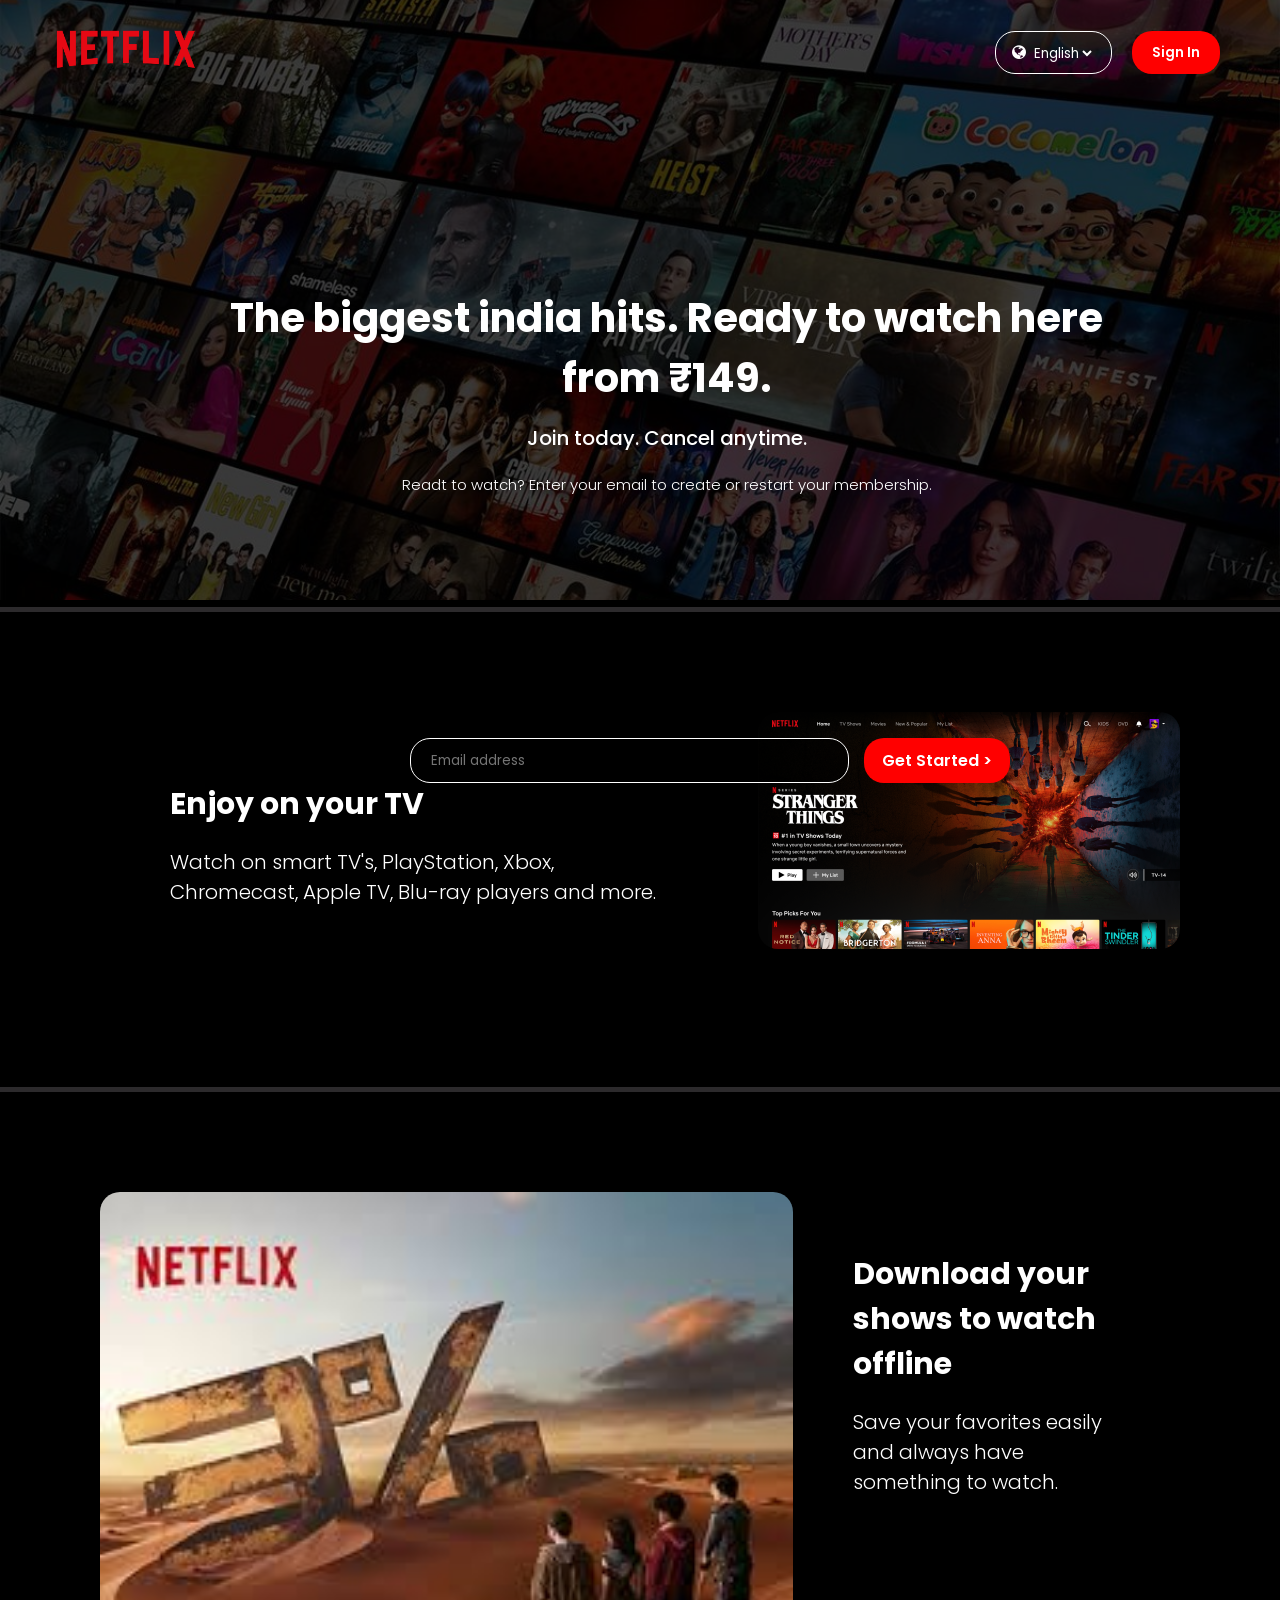
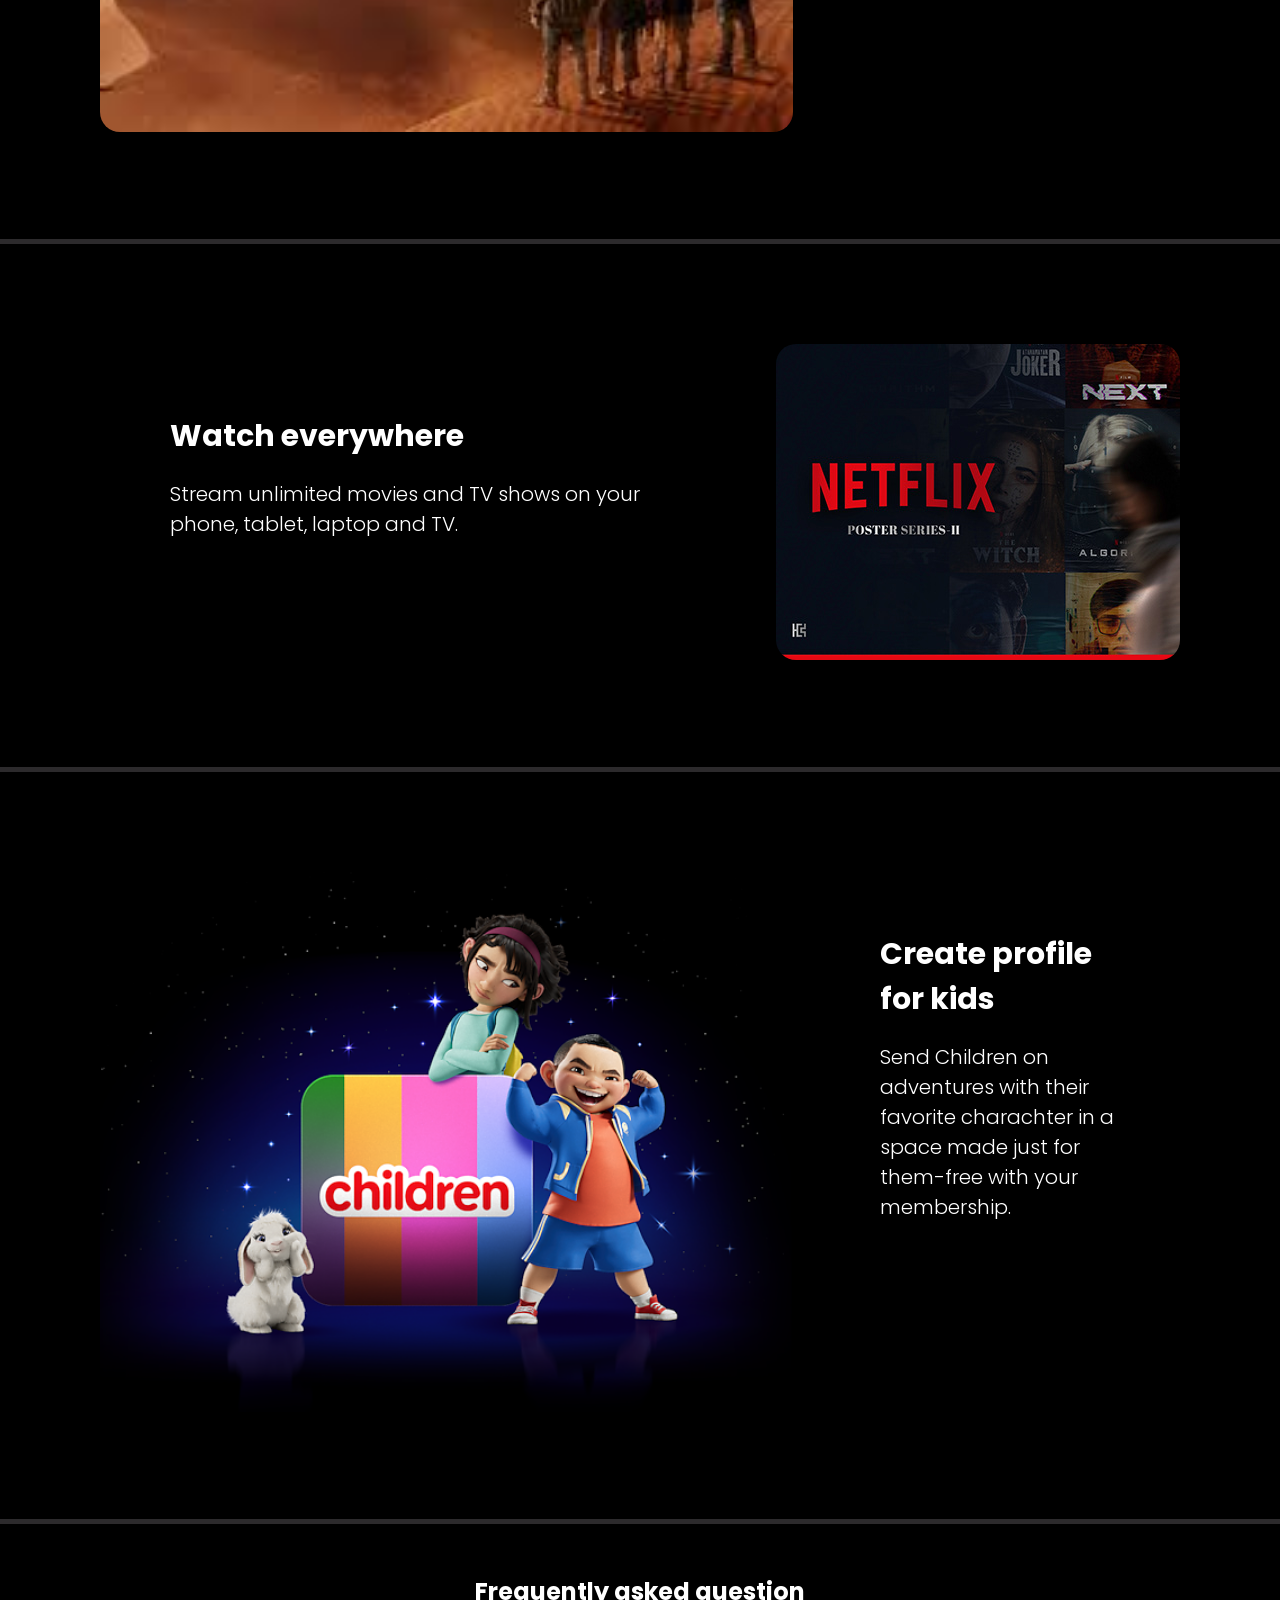
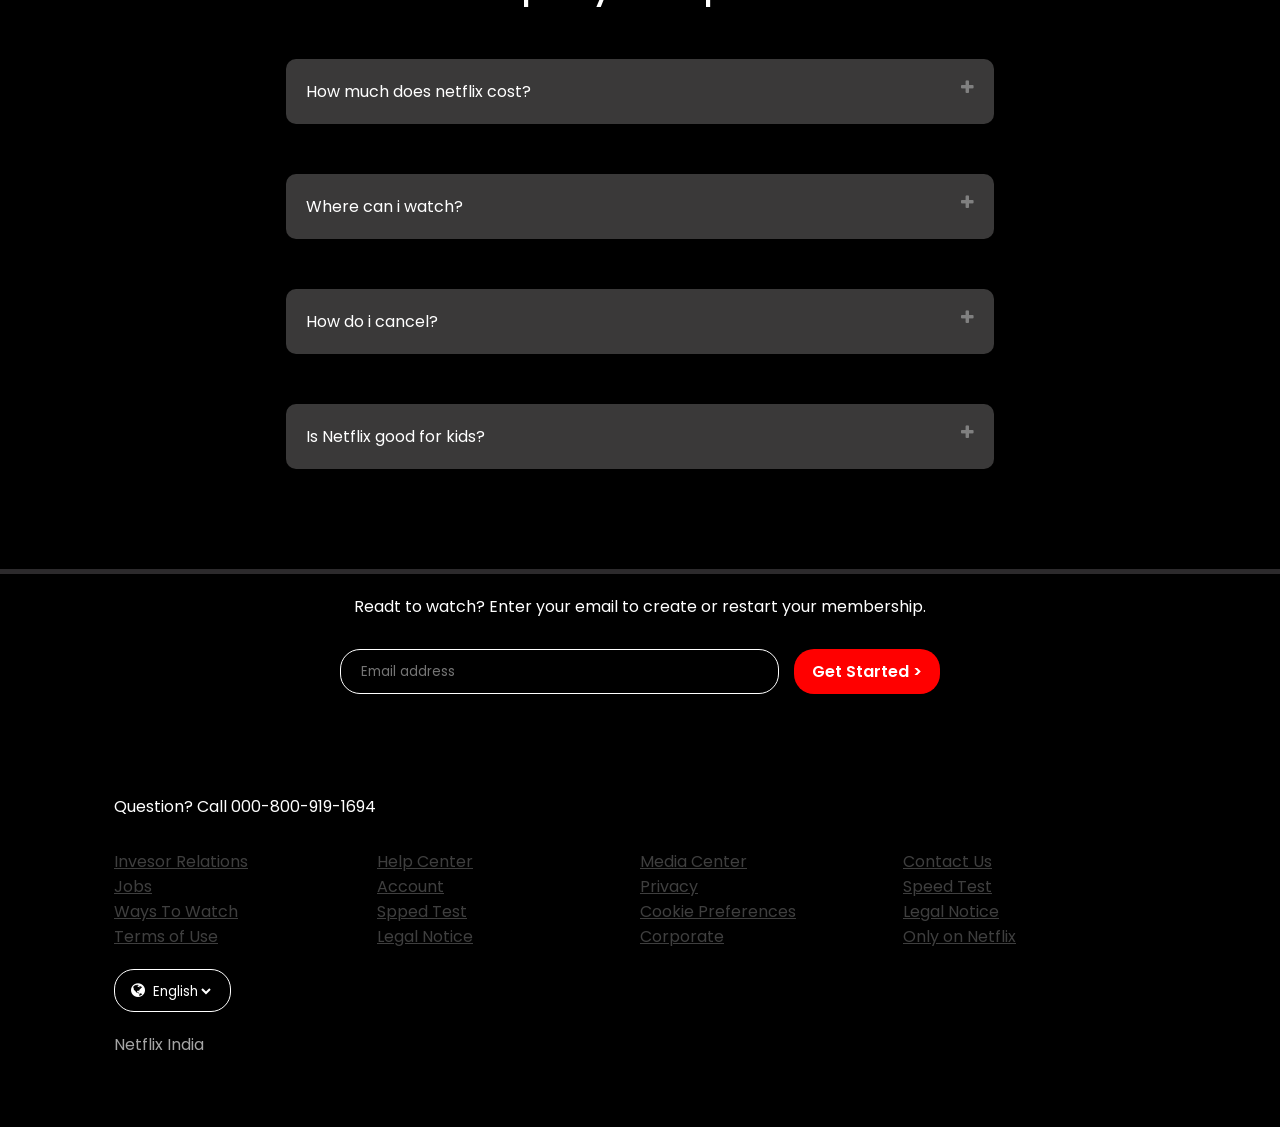
<file: index.html>
<!DOCTYPE html>
<html lang="en">

<head>
    <meta charset="UTF-8">
    <meta name="viewport" content="width=device-width, initial-scale=1.0">
    <title>Netflix india - Watch TV Shows Online, Watch Movie Online</title>
    <link rel="stylesheet" href="style.css">
    <link rel="stylesheet" href="font-awesome-4.7.0/css/font-awesome.min.css">
</head>

<body>
    <!-- NAVBAR STARTS -->
    <nav class="navbar">
        <div class="netflix_logo">
            <img src="img/logo.png">
        </div>
        <div class="navbar_rcontent">
            <div class="navbar_content">
                <div class="drop_down">
                    <i class="fa fa-globe"></i>
                    <select name="language" id="language_select" class="dropdown_value">
                        <option value="english" selected>English</option>
                        <option value="tamil">Tamil</option>
                    </select>
                </div>
                <button onclick="navigate()" class="signin_button">Sign In</button>
            </div>
        </div>
    </nav>
    <!-- NAVBAR END -->

    <!-- NAVIGATE BAR STARTS -->
    <!-- <div class="navigate_tool">
        <nav class="navigate">
            <div class="navigate_content">
                <a href="#popular">Popular Now</a>
                <a href="#trend">Trend</a>
                <a href="#about">About</a>
                <a href="#follow">Follow</a>
            </div>
        </nav>
    </div> -->

    <!-- NAVIGATE BAR ENDS -->

    <!-- MAIN SECTION STARTS -->
    <section class="main">
        <div class="main_bg_container">
            <img src="img/bg_3.jpg" class="main_bg">
        </div>
        <div class="main_overlay"></div>
        <div class="main_content">
            <h1>The biggest india hits. Ready to watch here <br> from ₹149.</h1>
            <small>Join today. Cancel anytime.</small>
            <p>Readt to watch? Enter your email to create or restart your membership.</p>
        </div>
        <div class="main_email">
            <input type="text" placeholder="Email address">
            <button>Get Started ></button>
        </div>
    </section>
    <div class="separate"></div>
    <!-- MAIN SECTION END -->

    <!-- FIRST SECTION STARTS -->

    <section class="content_1">
        <div class="fitst_cotent">
            <h1>Enjoy on your TV</h1>
            <p>Watch on smart TV's, PlayStation, Xbox, Chromecast, Apple TV, Blu-ray players and more.</p>
        </div>
        <div class="first_content_img">
            <img src="img/img1.png" alt="">
        </div>
    </section>
    <div class="separate"></div>

    <!-- FIRST SECTION END -->

    <!-- SECOND SECTION STARTS -->

    <section class="content_2">
        <div class="sencond_content_img">
            <img src="img/img5.jpg" alt="" class="img2">
        </div>
        <div class="second_cotent">
            <h1>Download your shows to watch offline</h1>
            <p>Save your favorites easily and always have something to watch.</p>
        </div>
    </section>
    <div class="separate"></div>

    <!-- SECOND SECTION END -->

    <!-- THIRD SECTION STARTS -->

    <section class="content_1">
        <div class="fitst_cotent">
            <h1>Watch everywhere</h1>
            <p>Stream unlimited movies and TV shows on your phone, tablet, laptop and TV.</p>
        </div>
        <div class="first_content_img">
            <img src="img/img3.jpg" alt="">
        </div>
    </section>
    <div class="separate"></div>

    <!-- THIRD SECTION END -->

    <!-- FOUR SECTION STARTS -->

    <section class="content_2">
        <div class="sencond_content_img">
            <img src="img/img4.png" alt="" class="img4">
        </div>
        <div class="second_cotent">
            <h1>Create profile for kids</h1>
            <p>Send Children on adventures with their favorite charachter in a space made just for them-free with your membership.</p>
        </div>
    </section>
    <div class="separate"></div>

    <!-- FOUR SECTION END -->

    <!-- FAQ STARTS -->

    <section class="faq">
        <h2>Frequently asked question</h2>
        <div class="faqbox">
            <span>How much does netflix cost?</span>
            <i class="fa fa-plus"></i>
        </div>
        <div class="faqbox">
            <span>Where can i watch?</span>
            <i class="fa fa-plus"></i>
        </div>
        <div class="faqbox">
            <span>How do i cancel?</span>
            <i class="fa fa-plus"></i>
        </div>
        <div class="faqbox">
            <span>Is Netflix good for kids?</span>
            <i class="fa fa-plus"></i>
        </div>
    </section>
    <div class="separate"></div>
    <p style="text-align: center;margin-top:20px;">Readt to watch? Enter your email to create or restart your membership.</p>
    <div class="main_email_2">
        <input type="text" placeholder="Email address">
        <button>Get Started ></button>
    </div>

    <!-- FAQ END -->

    <!-- FOOTER STARTS -->

    <footer>
        
        <div class="question">Question? Call 000-800-919-1694</div>
        <div class="footer">
            <div class="footer_item">
                <a href="">Invesor Relations</a>
                <a href="">Jobs</a>
                <a href="">Ways To Watch</a>
                <a href="">Terms of Use</a>
            </div>
            <div class="footer_item">
                <a href="">Help Center</a>
                <a href="">Account</a>
                <a href="">Spped Test</a>
                <a href="">Legal Notice</a>
            </div>
            <div class="footer_item">
                <a href="">Media Center</a>
                <a href="">Privacy</a>
                <a href="">Cookie Preferences</a>
                <a href="">Corporate</a>
            </div>
            <div class="footer_item">
                <a href="">Contact Us</a>
                <a href="">Speed Test</a>
                <a href="">Legal Notice</a>
                <a href="">Only on Netflix</a>
            </div>
        </div>
        <div class="drop_down_2">
            <i class="fa fa-globe"></i>
            <select name="language" id="language_select" class="dropdown_value_2">
                <option value="english" selected>English</option>
                <option value="tamil">Tamil</option>
            </select>
        </div>
        <p style="color: rgb(165, 165, 165);">Netflix India</p>
    </footer>

    <!-- FOOTER ENDS -->

    <script src="script.js"></script>
</body>

</html>
</file>
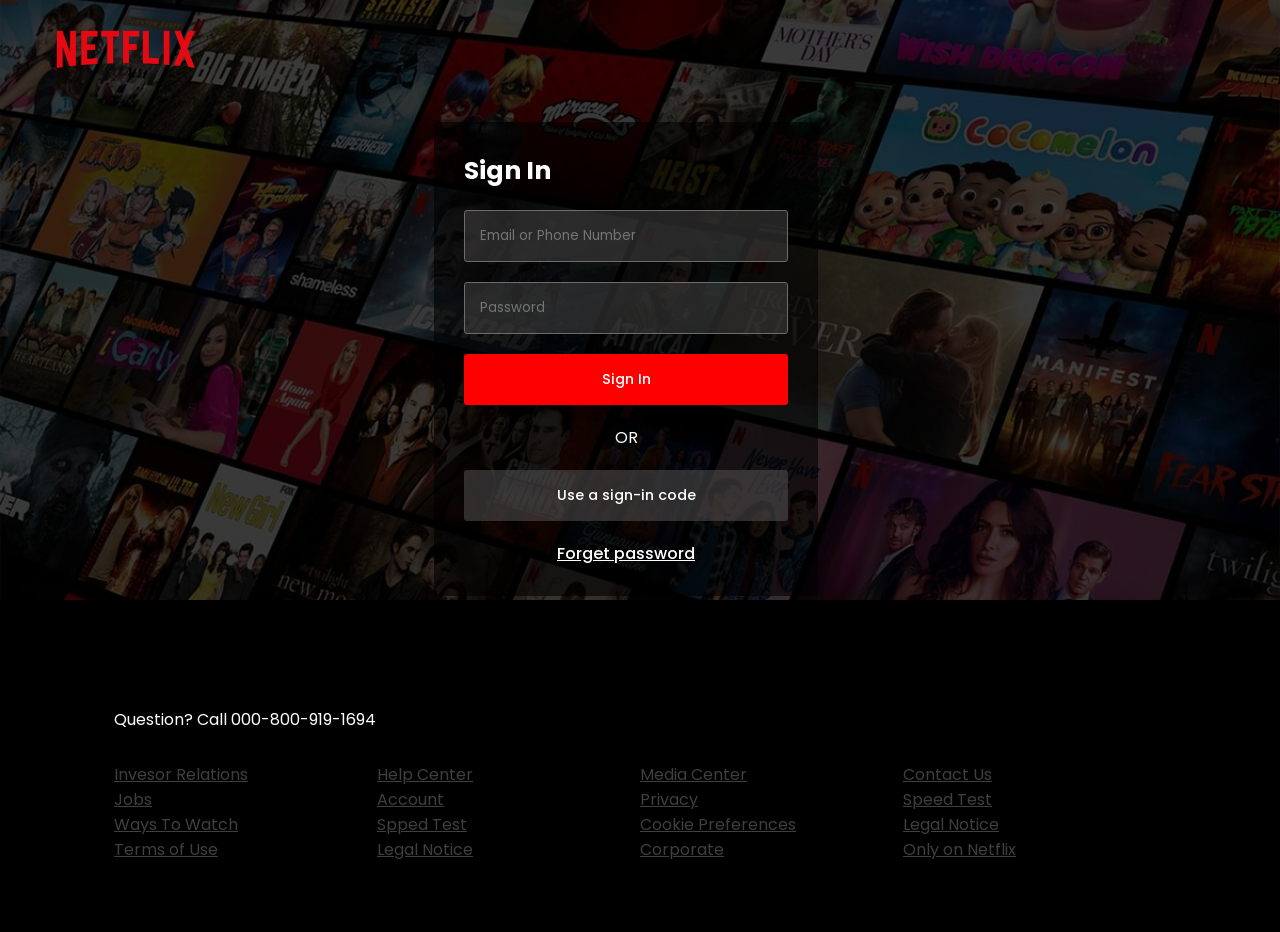
<file: signin.html>
<!DOCTYPE html>
<html lang="en">

<head>
    <meta charset="UTF-8">
    <meta name="viewport" content="width=device-width, initial-scale=1.0">
    <title>Netflix india - Watch TV Shows Online, Watch Movie Online</title>
    <link rel="stylesheet" href="style.css">
    <link rel="stylesheet" href="font-awesome-4.7.0/css/font-awesome.min.css">
</head>

<body>
    <!-- NAVBAR STARTS -->
    <nav class="navbar">
        <div class="netflix_logo">
            <img src="img/logo.png" onclick="home()">
        </div>
    </nav>
    <!-- NAVBAR END -->

    <!-- MAIN SECTION STARTS -->
    <section class="main">
        <div class="main_bg_container">
            <img src="img/bg_3.jpg" class="main_bg">
        </div>
        <div class="main_overlay"></div>
        <div class="signin_overlay">
            <h1>Sign In</h1>
            <div class="center">
                <input type="text" placeholder="Email or Phone Number">
                <input type="text" placeholder="Password">
                <button class="a">Sign In</button>
                <span>OR</span>
                <button class="b">Use a sign-in code</button>
                <p>Forget password</p>
            </div>
        </div>
    </section>
    <!-- MAIN SECTION END -->

    <!-- FOOTER STARTS -->
    <footer>
        <div class="question">Question? Call 000-800-919-1694</div>
        <div class="footer">
            <div class="footer_item">
                <a href="">Invesor Relations</a>
                <a href="">Jobs</a>
                <a href="">Ways To Watch</a>
                <a href="">Terms of Use</a>
            </div>
            <div class="footer_item">
                <a href="">Help Center</a>
                <a href="">Account</a>
                <a href="">Spped Test</a>
                <a href="">Legal Notice</a>
            </div>
            <div class="footer_item">
                <a href="">Media Center</a>
                <a href="">Privacy</a>
                <a href="">Cookie Preferences</a>
                <a href="">Corporate</a>
            </div>
            <div class="footer_item">
                <a href="">Contact Us</a>
                <a href="">Speed Test</a>
                <a href="">Legal Notice</a>
                <a href="">Only on Netflix</a>
            </div>
        </div>
    </footer>
    <!-- FOOTER ENDS -->

    <script src="script.js"></script>
</body>

</html>
</file>
<file: style.css>
@import url('https://fonts.googleapis.com/css2?family=Inspiration&family=Poppins:wght@300;400;500;600;700&display=swap');

* {
    margin: 0;
    padding: 0;
    box-sizing: border-box;
    font-family: "Poppins", sans-serif;
}

body {
    background-color: black;
    color: white;
}

/* NAVBAR STARTS */

.netflix_logo img {
    height: 50px;
    width: 150px;
}

.navbar {
    position: fixed;
    top: 0;
    display: flex;
    width: 100%;
    justify-content: space-between;
    padding: 25px 50px;
    z-index: 10;
}

.navbar_content {
    display: flex;
    padding: 6px 10px 10px 10px;
    gap: 20px;
}

.drop_down {
    border: 0.1rem solid white;
    border-radius: 20px;
    padding: 0.5rem 1rem;
    background: rgba(0, 0, 0, 0.2);
}

.dropdown_value {
    border: none;
    background: transparent;
    color: white;
}

.drop_down option {
    border: none;
    background: rgba(0, 0, 0, 0.7);
    color: white;
}

.signin_button {
    background-color: red;
    border-radius: 20px;
    color: white;
    padding: 0px 20px;
    border: none;
    font-weight: 600;
}

.signin_button:hover {
    background-color: rgb(167, 13, 13);
    transition: 500ms;
}

@media (max-width:700px) {

    .navbar {
        padding: 30px 15px;
    }

    .netflix_logo img {
        height: 50px;
        width: 100px;
    }

    .navbar_content {
        gap: 10px;
    }

}


/* NAV BAR ENDS */

/* NAVIGATE BAR STARTS */
.navigate {
    position: absolute;
    top: 19%;
    z-index: 1;
    left: 32%;
    background: rgba(66, 66, 66, 0.7);
    padding: 15px 40px;
    border-radius: 25px;
}

.navigate_content {
    display: flex;
    gap: 50px;
    font-size: 1rem;
    font-weight: 600;
    cursor: pointer;
}

.navigate_content a {
    text-decoration: none;
    color: rgb(189, 184, 184);
    transition: 1200ms;
}

.navigate_content a:hover {
    color: white;
    transition: 500ms;
}

/* @media (max-width:500px) {

    .navigate {
        top: 23%;
        left: 25%;
        padding: 15px 30px;
    }
    
} */

/* NAVIGATE BAR ENDS */

/* MAIN SECTION STARTS */

.main_bg_container {
    height: 100%;
    width: 100%;
}
.main_bg {
    height: 600px;
    width: 100%;
    object-fit: cover;
}

.main_overlay {
    height: 600px;
    width: 100%;
    background: rgba(0, 0, 0, 0.7);
    position: absolute;
    inset: 0;
}

.main_content {
    position: absolute;
    top: 32%;
    left: 18%;
    display: flex;
    flex-direction: column;
    text-align: center;
}

.main_content h1 {
    font-weight: 700;
    font-size: 40px;
    margin-bottom: 15px;
}

.main_content small {
    font-weight: 500;
    font-size: 20px;
    margin-bottom: 20px;
}

.main_content p {
    font-weight: 300;
    font-size: 15px;
}

.main_email {
    position: absolute;
    top: 82%;
    left: 32%;
    display: flex;
    gap: 15px;
}

.main_email input {
    background: rgba(0, 0, 0, 0.5);
    border: 0.1rem solid white;
    border-radius: 20px;
    padding: 10px 160px 10px 20px;
    color: white;
}

.main_email button {
    background-color: red;
    border-radius: 20px;
    color: white;
    padding: 10px 18px;
    border: none;
    font-weight: 600;
    font-size: 1rem;
}

.main_email button:hover {
    background-color: rgb(167, 13, 13);
    transition: 500ms;
}

.separate{
    height: 5px;
    background-color: rgb(44, 42, 44);
}

/* @media (max-width:1000px) {

    .main_content {
        top: 40%;
        left: 17%;
    }

    .main_content h1 {
        font-weight: 700;
        font-size: 30px;
        margin-bottom: 15px;
    }
    
    .main_content small {
        font-weight: 500;
        font-size: 18px;
        margin-bottom: 20px;
    }
    
    .main_content p {
        font-weight: 300;
        font-size: 13px;
    }

    .main_email {
        top: 80%;
        left: 25%;
    }
    
    .main_email input {
        padding: 10px 160px 10px 20px;
    }
    
    .main_email button {
        padding: 10px 18px;
        font-weight: 600;
        font-size: 1rem;
    }

} */

@media (max-width:700px) {

    .main_bg_container img{
        height: 106vh;
        width: 105%;
    }

    .main_overlay{
        height: 106vh;
        width: 105%;
    }

    .main_content {
        top: 30%;
        left: 5%;
    }

    .main_content h1 {
        font-weight: 700;
        font-size: 40px;
        margin-bottom: 35px;
    }
    
    .main_content small {
        font-weight: 500;
        font-size: 25px;
        margin-bottom: 35px;
    }
    
    .main_content p {
        font-weight: 300;
        font-size: 20px;
        line-height: 30px;
    }

    .main_email {
        top: 85%;
        left: 5%;
    }
    
    .main_email input {
        padding: 2px 100px 2px 10px;
    }
    
    .main_email button {
        padding: 5px 15px;
        font-size: 1rem;
    }
}

/* MAIN SECTION END */

/* FIRST SECTION STARTS */

.content_1{
    margin: 70px;
    padding: 30px;
    display: flex;
}

.fitst_cotent{
    margin: 70px;
}

.fitst_cotent h1{
    font-size: 30px;
    margin-bottom: 20px;
}

.fitst_cotent p{
    font-size: 20px;
    padding: 0px 10px 10px 0px;
    font-weight: 300;
}

.first_content_img img{
    border-radius: 20px;
}

.first_content_img img:hover{
    box-shadow: 1px 2px 2rem rgb(255, 0, 0);
    transition: 500ms;
}

@media (max-width:700px) {

    .content_1{
       display: flex;
       flex-direction: column;
       text-align: center;
       margin: 10px ;
    }
    
    .fitst_cotent{
        font-size: 10px;
    }

    .fitst_cotent h1{
        font-size: 30px;
    }
    
    .fitst_cotent p{
        font-size: 15px;
        font-weight: 300;
    } 

    .first_content_img img{
        max-width: 70%;
    }

    .sencond_content_img img{
        max-width: 70%;
        max-height: 20vh;
    }

    .img4{
        height: 50vh;
        width: 380px;
    }
}

/* FIRST SECTION END */

/* SECOND SECTION STARTS */

.content_2{
    margin: 70px;
    padding: 30px;
    display: flex;
}

.second_cotent{
    margin: 60px;
}

.second_cotent h1{
    font-size: 30px;
    margin-bottom: 20px;
}

.second_cotent p{
    font-size: 20px;
    font-weight: 300;
}

.sencond_content_img img{
    border-radius: 20px;
    height: 60vh;
}

.sencond_content_img img:hover{
    box-shadow: 1px 2px 2rem rgb(255, 0, 0);
    transition: 500ms;
}

@media (max-width:700px) {

    .content_2{
       display: flex;
       flex-direction: column;
       text-align: center;
       margin: 10px ;
    }
    
    .second_cotent{
        font-size: 10px;
    }

    .second_cotent h1{
        font-size: 30px;
    }
    
    .second_cotent p{
        font-size: 15px;
        font-weight: 300;
    } 

    .img2{
        width: 100%;
    }
}

/* SECOND SECTION END */

/* FAQ STARTS */

.faq h2{
    text-align: center;
}

.faq{
    padding: 50px;
}

.faqbox:hover{
    background-color: rgb(29, 27, 27);
}

.faqbox i{
    filter: invert(0.5);
}

.faqbox{
    display: flex;
    justify-content: space-between;
    margin: 50px auto;
    background-color: rgb(58, 57, 57);
    padding: 20px;
    border-radius: 10px;
    cursor: pointer;
    transition: all 0.2s ease-out;
    width: 60%;
}

@media (max-width:500px) {
    .faqbox{
        margin: 20px auto;
        padding: 20px;
        width: 90%;
        margin-top: 30px;
    }
}

/* FAQ ENDS */

/* FOOTER STARTS */

.main_email_2{
    display: flex;
    gap: 15px;
    justify-content: center;
    margin-top: 30px;
}

.main_email_2 input {
    background: rgba(0, 0, 0, 0.5);
    border: 0.1rem solid white;
    border-radius: 20px;
    padding: 10px 160px 10px 20px;
    color: white;
}

.main_email_2 button {
    background-color: red;
    border-radius: 20px;
    color: white;
    padding: 10px 18px;
    border: none;
    font-weight: 600;
    font-size: 1rem;
}

.main_email_2 button:hover {
    background-color: rgb(167, 13, 13);
    transition: 500ms;
}

footer{
    max-width: 90vw;
    margin: 20px auto;
    padding: 50px;
}

footer .question{
    padding: 30px 0;
}

.footer{
    display: grid;
    grid-template-columns: 1fr 1fr 1fr 1fr;
}

.footer_item a{
    color: rgb(63, 63, 63);
    display: flex;
}

.footer_item a:hover{
    color: white;
    transition: 500ms all ease-out;
}

.drop_down_2 {
    border: 0.1rem solid white;
    border-radius: 20px;
    padding: 0.5rem 1rem;
    background: rgba(0, 0, 0, 0.2);
    display: inline-block;
    margin: 20px 0px;
}

.dropdown_value_2 {
    border: none;
    background: transparent;
    color: white;
}

.drop_down_2 option {
    border: none;
    background: rgba(0, 0, 0, 0.7);
    color: white;
}

@media (max-width:700px) {
    .footer_item{
        display: flex;
        flex-direction: column;
        gap: 5px;
        margin: 10px;
    }
    
    .main_email_2 input {
        padding: 2px 100px 2px 10px;
    }
    
    .main_email_2 button {
        padding: 5px 15px;
        font-size: 1rem;
    }

    .main_email_2{
        padding: 10px;
    }

    footer{
        margin: 0;
    }
    
}

/* FOOTER ENDS */
/* HOME PAGE ENDS */


/* SIGN-IN PAGE STARTS */

.signin_overlay{
    z-index: 1;
    position: absolute;
    top: 8%;
    left: 30%;
    background-color: rgba(0, 0, 0, 0.6);
    margin: 50px;
    padding: 30px;
    width: 30vw;
}

.center{
    display: flex;
    flex-direction: column;
    gap: 20px;
    text-align: center;
    margin-top: 20px;
}

.center input{
    background-color: rgba(73, 71, 71,0.5);
    border: 1px solid rgb(109, 107, 107);
    padding: 15px;
    color: white;
    border-radius: 3px;
}

.a{
    background-color: red;
    border: none;
    border-radius: 3px;
    padding: 15px;
    color: white;
    font-weight: 500;
    font-size: 0.9rem;
}

.a:hover{
    background-color: rgb(150, 15, 15);
    transition: 500ms;
}

.b{
    background-color: rgba(90, 88, 88,0.5);
    border: none;
    border-radius: 3px;
    padding: 15px;
    color: white;
    font-weight: 500;
    font-size: 0.9rem;
}

.b:hover{
    background-color: rgba(49, 48, 48, 0.5);
    transition: 500ms ;
}

.signin_overlay h1{
    font-size: 25px;
    transition: 500ms;
}

.center p{
    font-size: 1rem;
    font-weight: 500;
    text-decoration: underline;
    cursor: pointer;
}

.center p:hover{
    color: rgba(167, 165, 165, 0.5);
    transition: 500ms;
}

@media (max-width:700px) {

    .signin_overlay{
        top: 20%;
        left: 20%;
        margin: 10px;
        padding: 20px;
        width: 60vw;
    }
    
    .center{
        display: flex;
        flex-direction: column;
        gap: 20px;
        text-align: center;
        margin-top: 20px;
    }
    
    .center input{
        background-color: rgba(73, 71, 71,0.5);
        border: 1px solid rgb(109, 107, 107);
        padding: 15px;
        color: white;
        border-radius: 3px;
    }
    
    .a{
        background-color: red;
        border: none;
        border-radius: 3px;
        padding: 15px;
        color: white;
        font-weight: 500;
        font-size: 0.9rem;
    }
    
    .b{
        background-color: rgba(90, 88, 88,0.5);
        border: none;
        border-radius: 3px;
        padding: 15px;
        color: white;
        font-weight: 500;
        font-size: 0.9rem;
    }
    
    .signin_overlay h1{
        font-size: 25px;
        transition: 500ms;
    }
    
    .center p{
        font-size: 1rem;
        font-weight: 500;
        text-decoration: underline;
        cursor: pointer;
    }
    
}
</file>
